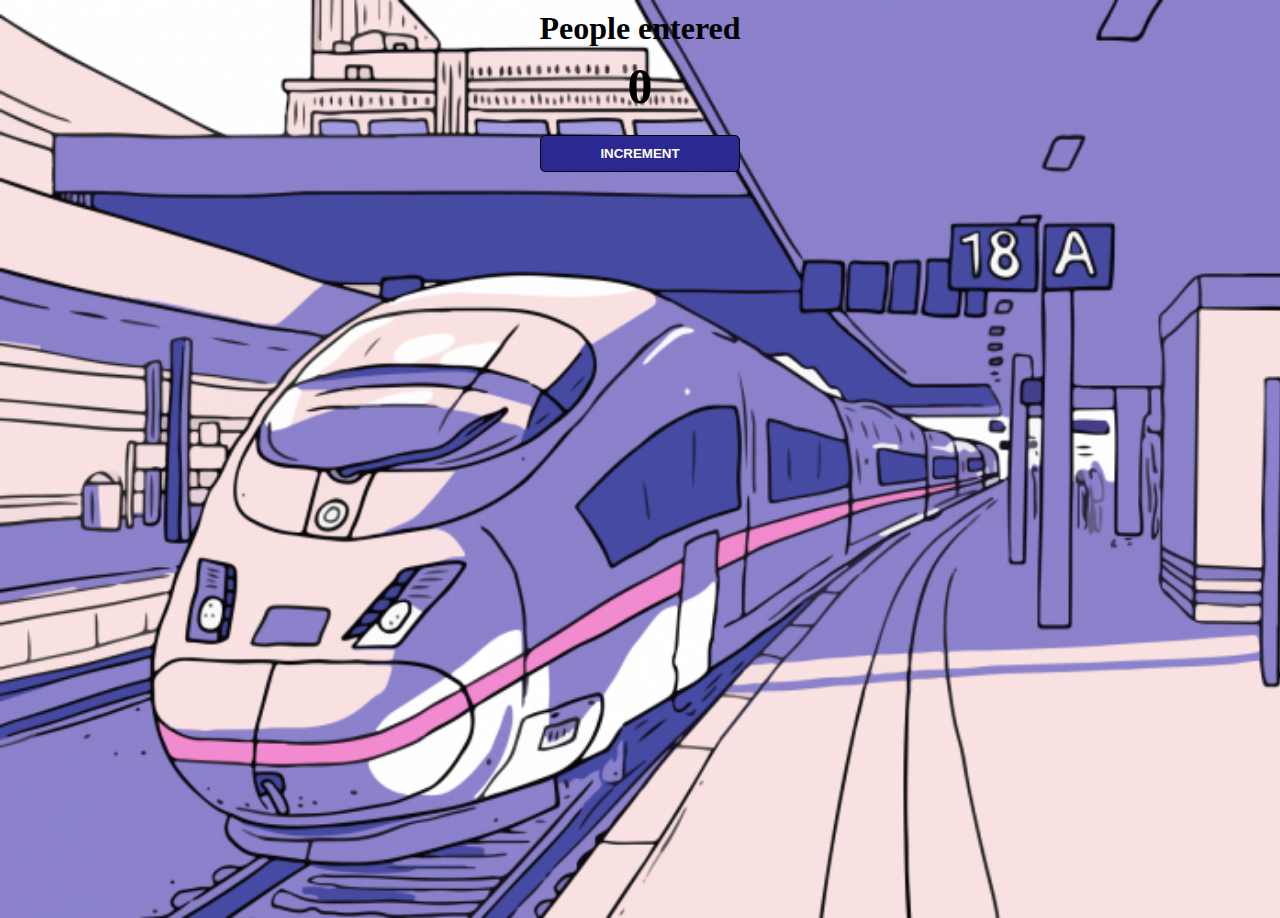
<file: index.html>
<!DOCTYPE html>
<html lang="en">
  <head>
    <meta charset="UTF-8" />
    <meta http-equiv="X-UA-Compatible" content="IE=edge" />
    <meta name="viewport" content="width=device-width, initial-scale=1.0" />
    <link rel="stylesheet" href="style.css" />
    <title>Passenger Counter</title>
  </head>
  <body>
    <h1>People entered</h1>
    <h2 id="count-el">0</h2>
    <button id="increment-btn" onclick="increment()">INCREMENT</button>
    <script src="index.js"></script>
  </body>
</html>
</file>
<file: style.css>
body {
  background-image: url("./images/Sation.png");
  background-size: cover;
  font-family: "Segoe, UI", "Open Sans", "Helvetica-Neue" serif;
  font-weight: bold;
  text-align: center;
  height: 100vh;
}
.container {
  background: #fff;
  max-width: 80%;
  height: 300px;
  margin: auto;
  border: 3px solid black;
}
h1 {
  margin-top: 10px;
  margin-bottom: 10px;
}

h2 {
  font-size: 50px;
  margin-top: 0;
  margin-bottom: 20px;
}

button {
  border: 1px solid black;
  padding-top: 10px;
  padding-bottom: 10px;
  color: #fff;
  font-weight: bold;
  width: 200px;
  margin-bottom: 5px;
  border-radius: 5px;
}

button:hover {
  border: 2px solid skyblue;
  cursor: pointer;
}

#increment-btn {
  background: #2c2891;
}

#save-btn {
  background: #1c7947;
}

#save-el {
  font-weight: bold;
}
</file>
